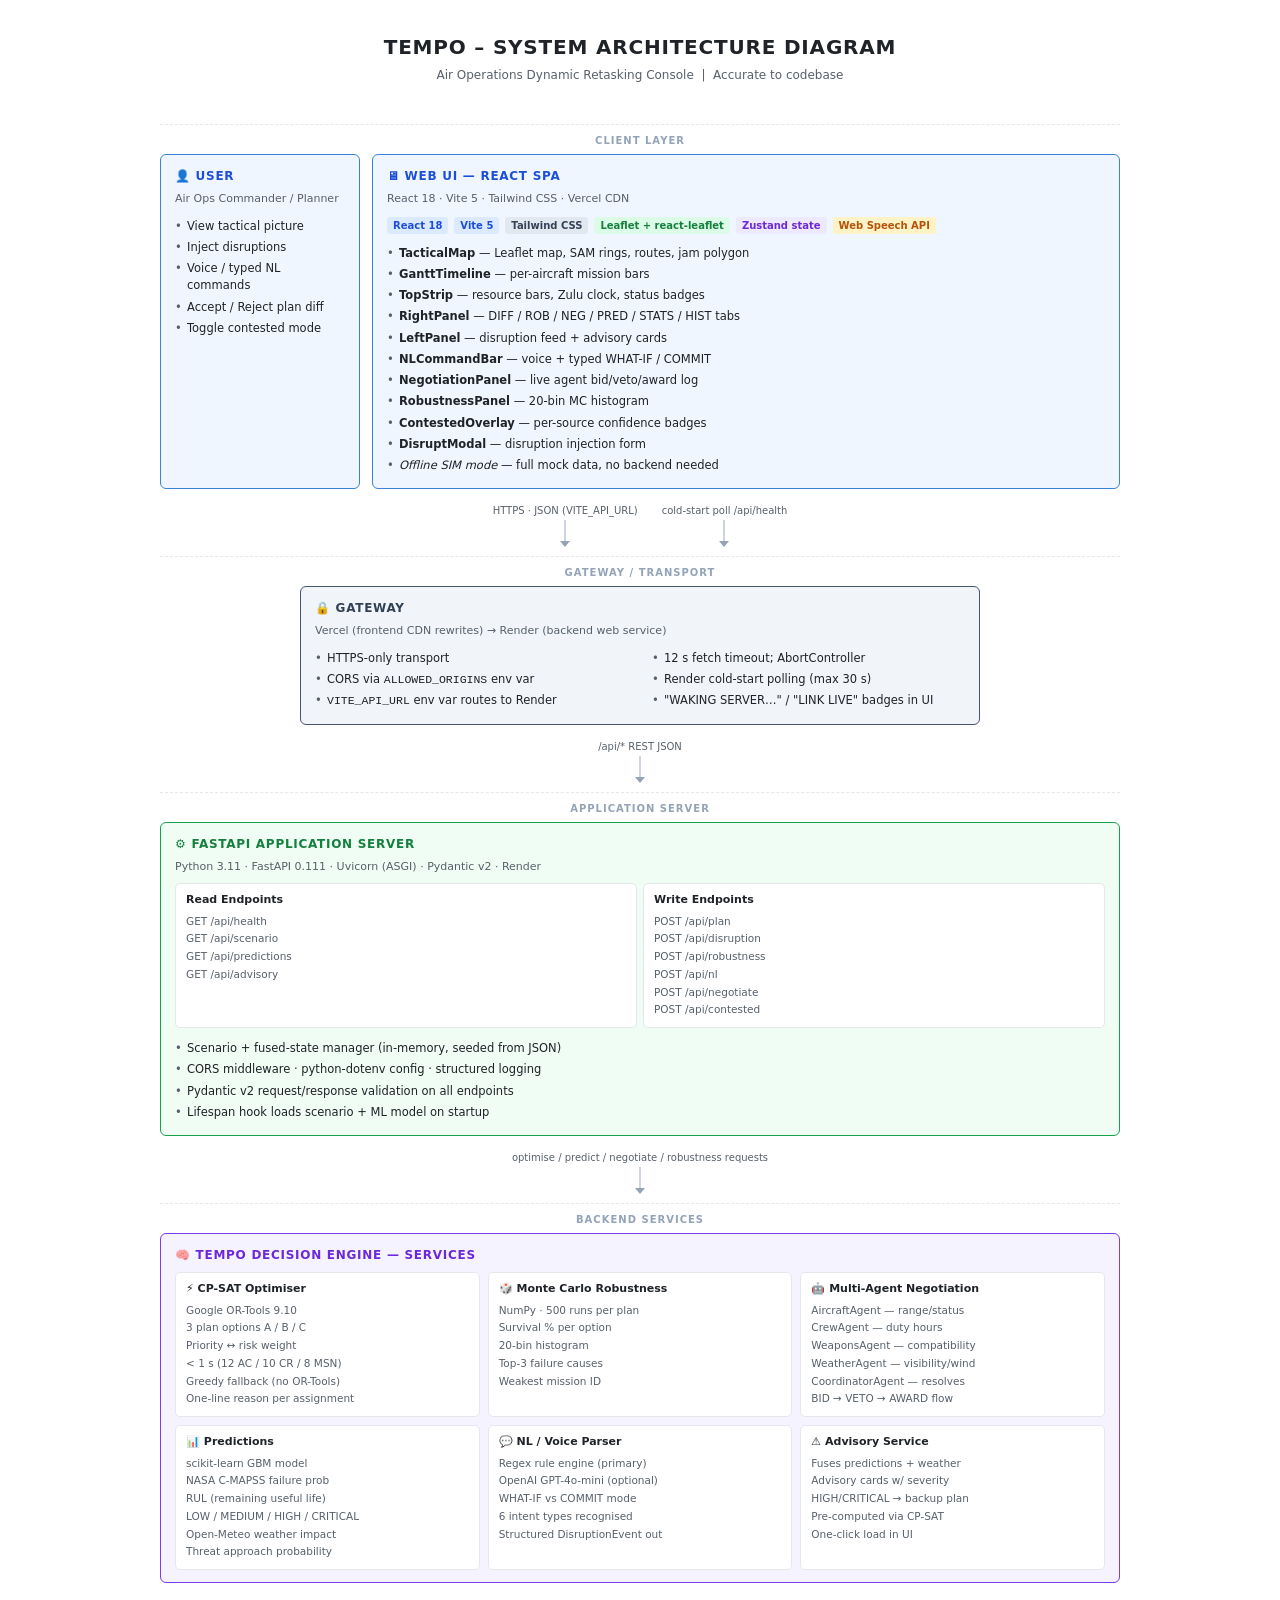
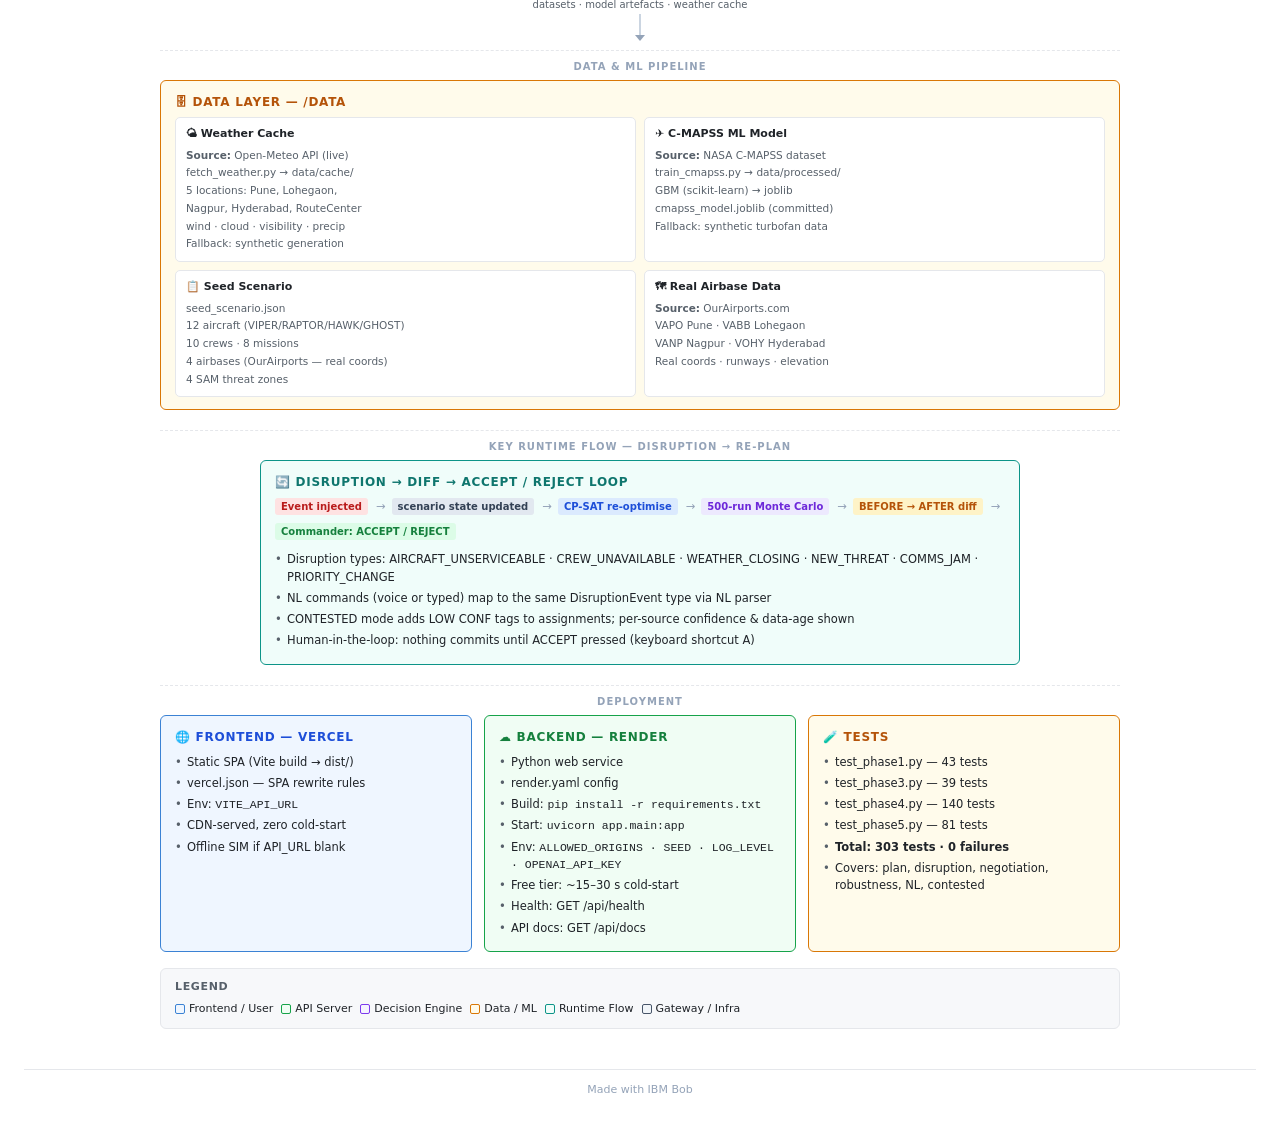
<file: .bob/artifacts/tempo-system-architecture-diagram.html>
<html lang="en">
<head>
<meta charset="UTF-8" />
<meta name="viewport" content="width=device-width, initial-scale=1.0" />
<title>TEMPO – System Architecture Diagram</title>
<style>
  *, *::before, *::after { box-sizing: border-box; margin: 0; padding: 0; }
  body {
    font-family: -apple-system, "Segoe UI", system-ui, sans-serif;
    background: #ffffff;
    color: #1f2328;
    font-size: 13px;
    line-height: 1.5;
    padding: 32px 24px 48px;
  }
  h1 {
    text-align: center;
    font-size: 20px;
    font-weight: 700;
    letter-spacing: 0.04em;
    margin-bottom: 4px;
  }
  .subtitle {
    text-align: center;
    font-size: 12px;
    color: #57606a;
    margin-bottom: 32px;
  }
  .diagram {
    max-width: 960px;
    margin: 0 auto;
    display: flex;
    flex-direction: column;
    gap: 0;
  }

  /* ── row helpers ── */
  .row { display: flex; gap: 12px; margin-bottom: 12px; align-items: stretch; }
  .row.center { justify-content: center; }

  /* ── box base ── */
  .box {
    border: 1.5px solid #e5e7eb;
    border-radius: 6px;
    padding: 12px 14px;
    background: #f7f8fa;
    flex: 1;
  }
  .box-title {
    font-weight: 700;
    font-size: 12px;
    letter-spacing: 0.06em;
    text-transform: uppercase;
    margin-bottom: 6px;
  }
  .box-sub {
    font-size: 11px;
    color: #57606a;
    margin-bottom: 8px;
  }
  ul.items {
    list-style: none;
    padding: 0;
  }
  ul.items li {
    font-size: 11.5px;
    padding: 2px 0 2px 12px;
    position: relative;
    color: #1f2328;
  }
  ul.items li::before {
    content: "•";
    position: absolute;
    left: 0;
    color: #57606a;
  }

  /* ── colour themes ── */
  .blue   { border-color: #3b82d4; background: #eff6ff; }
  .blue   .box-title { color: #1d4ed8; }
  .green  { border-color: #16a34a; background: #f0fdf4; }
  .green  .box-title { color: #15803d; }
  .purple { border-color: #7c3aed; background: #f5f3ff; }
  .purple .box-title { color: #6d28d9; }
  .amber  { border-color: #d97706; background: #fffbeb; }
  .amber  .box-title { color: #b45309; }
  .red    { border-color: #dc2626; background: #fef2f2; }
  .red    .box-title { color: #b91c1c; }
  .teal   { border-color: #0d9488; background: #f0fdfa; }
  .teal   .box-title { color: #0f766e; }
  .slate  { border-color: #475569; background: #f1f5f9; }
  .slate  .box-title { color: #334155; }

  /* ── arrow rows ── */
  .arrow-row {
    display: flex;
    justify-content: center;
    align-items: center;
    gap: 24px;
    margin: 2px 0 6px;
    font-size: 11px;
    color: #57606a;
  }
  .arrow {
    display: flex;
    flex-direction: column;
    align-items: center;
    gap: 2px;
  }
  .arrow-label { font-size: 10px; color: #57606a; }
  .arrow-line {
    width: 2px;
    height: 22px;
    background: #cbd5e1;
    position: relative;
  }
  .arrow-line::after {
    content: "";
    position: absolute;
    bottom: -5px;
    left: -4px;
    border-left: 5px solid transparent;
    border-right: 5px solid transparent;
    border-top: 6px solid #94a3b8;
  }
  .arrow-h {
    display: flex;
    align-items: center;
    gap: 6px;
  }
  .arrow-h-line {
    width: 40px;
    height: 2px;
    background: #cbd5e1;
    position: relative;
  }
  .arrow-h-line::after {
    content: "";
    position: absolute;
    right: -5px;
    top: -4px;
    border-top: 5px solid transparent;
    border-bottom: 5px solid transparent;
    border-left: 6px solid #94a3b8;
  }

  /* ── divider label ── */
  .layer-label {
    text-align: center;
    font-size: 10px;
    font-weight: 700;
    letter-spacing: 0.1em;
    text-transform: uppercase;
    color: #94a3b8;
    margin: 8px 0 6px;
    border-top: 1px dashed #e5e7eb;
    padding-top: 8px;
  }

  /* ── tag pill ── */
  .tag {
    display: inline-block;
    font-size: 10px;
    padding: 1px 6px;
    border-radius: 3px;
    margin: 1px 2px 1px 0;
    font-weight: 600;
  }
  .tag-blue   { background: #dbeafe; color: #1d4ed8; }
  .tag-green  { background: #dcfce7; color: #15803d; }
  .tag-purple { background: #ede9fe; color: #6d28d9; }
  .tag-amber  { background: #fef3c7; color: #b45309; }
  .tag-red    { background: #fee2e2; color: #b91c1c; }
  .tag-slate  { background: #e2e8f0; color: #334155; }

  /* ── engine box (centre highlight) ── */
  .engine {
    border: 2.5px solid #1d4ed8;
    background: #eff6ff;
    border-radius: 8px;
    padding: 14px 16px;
    text-align: center;
  }
  .engine-title {
    font-size: 16px;
    font-weight: 800;
    color: #1d4ed8;
    letter-spacing: 0.08em;
  }
  .engine-sub {
    font-size: 11px;
    color: #3b82f6;
    margin-top: 2px;
  }

  /* grid inside services layer */
  .services-grid {
    display: grid;
    grid-template-columns: repeat(3, 1fr);
    gap: 8px;
    margin-top: 8px;
  }
  .svc-box {
    border: 1px solid #e5e7eb;
    border-radius: 5px;
    padding: 8px 10px;
    background: #fff;
  }
  .svc-title {
    font-size: 11px;
    font-weight: 700;
    margin-bottom: 4px;
    color: #1f2328;
  }
  .svc-item {
    font-size: 10.5px;
    color: #57606a;
    padding: 1px 0;
  }

  /* data grid */
  .data-grid {
    display: grid;
    grid-template-columns: 1fr 1fr;
    gap: 8px;
    margin-top: 6px;
  }

  /* footer */
  .made-with {
    text-align: center;
    font-size: 11px;
    color: #94a3b8;
    margin-top: 40px;
    padding-top: 12px;
    border-top: 1px solid #e5e7eb;
  }

  /* responsive */
  @media (max-width: 680px) {
    .row { flex-direction: column; }
    .services-grid { grid-template-columns: 1fr 1fr; }
    .data-grid { grid-template-columns: 1fr; }
  }
</style>
</head>
<body>

<h1>TEMPO – SYSTEM ARCHITECTURE DIAGRAM</h1>
<p class="subtitle">Air Operations Dynamic Retasking Console  |  Accurate to codebase</p>

<div class="diagram">

  
  <div class="layer-label">Client Layer</div>
  <div class="row">

    
    <div class="box blue" style="max-width:200px;flex:0 0 200px">
      <div class="box-title">👤 User</div>
      <div class="box-sub">Air Ops Commander / Planner</div>
      <ul class="items">
        <li>View tactical picture</li>
        <li>Inject disruptions</li>
        <li>Voice / typed NL commands</li>
        <li>Accept / Reject plan diff</li>
        <li>Toggle contested mode</li>
      </ul>
    </div>

    
    <div class="box blue">
      <div class="box-title">🖥 Web UI — React SPA</div>
      <div class="box-sub">React 18 · Vite 5 · Tailwind CSS · Vercel CDN</div>
      <div style="display:flex;flex-wrap:wrap;gap:4px;margin-bottom:8px">
        <span class="tag tag-blue">React 18</span>
        <span class="tag tag-blue">Vite 5</span>
        <span class="tag tag-slate">Tailwind CSS</span>
        <span class="tag tag-green">Leaflet + react-leaflet</span>
        <span class="tag tag-purple">Zustand state</span>
        <span class="tag tag-amber">Web Speech API</span>
      </div>
      <ul class="items">
        <li><strong>TacticalMap</strong> — Leaflet map, SAM rings, routes, jam polygon</li>
        <li><strong>GanttTimeline</strong> — per-aircraft mission bars</li>
        <li><strong>TopStrip</strong> — resource bars, Zulu clock, status badges</li>
        <li><strong>RightPanel</strong> — DIFF / ROB / NEG / PRED / STATS / HIST tabs</li>
        <li><strong>LeftPanel</strong> — disruption feed + advisory cards</li>
        <li><strong>NLCommandBar</strong> — voice + typed WHAT-IF / COMMIT</li>
        <li><strong>NegotiationPanel</strong> — live agent bid/veto/award log</li>
        <li><strong>RobustnessPanel</strong> — 20-bin MC histogram</li>
        <li><strong>ContestedOverlay</strong> — per-source confidence badges</li>
        <li><strong>DisruptModal</strong> — disruption injection form</li>
        <li><em>Offline SIM mode</em> — full mock data, no backend needed</li>
      </ul>
    </div>

  </div>

  
  <div class="arrow-row">
    <div class="arrow">
      <div class="arrow-label">HTTPS · JSON (VITE_API_URL)</div>
      <div class="arrow-line"></div>
    </div>
    <div class="arrow">
      <div class="arrow-label">cold-start poll /api/health</div>
      <div class="arrow-line"></div>
    </div>
  </div>

  
  <div class="layer-label">Gateway / Transport</div>
  <div class="row center">
    <div class="box slate" style="max-width:680px">
      <div class="box-title">🔒 Gateway</div>
      <div class="box-sub">Vercel (frontend CDN rewrites) → Render (backend web service)</div>
      <ul class="items" style="columns:2;gap:24px">
        <li>HTTPS-only transport</li>
        <li>CORS via <code>ALLOWED_ORIGINS</code> env var</li>
        <li><code>VITE_API_URL</code> env var routes to Render</li>
        <li>12 s fetch timeout; AbortController</li>
        <li>Render cold-start polling (max 30 s)</li>
        <li>"WAKING SERVER…" / "LINK LIVE" badges in UI</li>
      </ul>
    </div>
  </div>

  
  <div class="arrow-row">
    <div class="arrow">
      <div class="arrow-label">/api/* REST JSON</div>
      <div class="arrow-line"></div>
    </div>
  </div>

  
  <div class="layer-label">Application Server</div>
  <div class="row">
    <div class="box green">
      <div class="box-title">⚙ FastAPI Application Server</div>
      <div class="box-sub">Python 3.11 · FastAPI 0.111 · Uvicorn (ASGI) · Pydantic v2 · Render</div>

      
      <div style="display:grid;grid-template-columns:1fr 1fr;gap:6px;margin-bottom:10px">
        <div class="svc-box">
          <div class="svc-title">Read Endpoints</div>
          <div class="svc-item">GET /api/health</div>
          <div class="svc-item">GET /api/scenario</div>
          <div class="svc-item">GET /api/predictions</div>
          <div class="svc-item">GET /api/advisory</div>
        </div>
        <div class="svc-box">
          <div class="svc-title">Write Endpoints</div>
          <div class="svc-item">POST /api/plan</div>
          <div class="svc-item">POST /api/disruption</div>
          <div class="svc-item">POST /api/robustness</div>
          <div class="svc-item">POST /api/nl</div>
          <div class="svc-item">POST /api/negotiate</div>
          <div class="svc-item">POST /api/contested</div>
        </div>
      </div>

      <ul class="items">
        <li>Scenario + fused-state manager (in-memory, seeded from JSON)</li>
        <li>CORS middleware · python-dotenv config · structured logging</li>
        <li>Pydantic v2 request/response validation on all endpoints</li>
        <li>Lifespan hook loads scenario + ML model on startup</li>
      </ul>
    </div>
  </div>

  
  <div class="arrow-row">
    <div class="arrow">
      <div class="arrow-label">optimise / predict / negotiate / robustness requests</div>
      <div class="arrow-line"></div>
    </div>
  </div>

  
  <div class="layer-label">Backend Services</div>
  <div class="row">
    <div class="box purple">
      <div class="box-title">🧠 TEMPO Decision Engine — Services</div>
      <div class="services-grid">

        <div class="svc-box">
          <div class="svc-title">⚡ CP-SAT Optimiser</div>
          <div class="svc-item">Google OR-Tools 9.10</div>
          <div class="svc-item">3 plan options A / B / C</div>
          <div class="svc-item">Priority ↔ risk weight</div>
          <div class="svc-item">&lt; 1 s (12 AC / 10 CR / 8 MSN)</div>
          <div class="svc-item">Greedy fallback (no OR-Tools)</div>
          <div class="svc-item">One-line reason per assignment</div>
        </div>

        <div class="svc-box">
          <div class="svc-title">🎲 Monte Carlo Robustness</div>
          <div class="svc-item">NumPy · 500 runs per plan</div>
          <div class="svc-item">Survival % per option</div>
          <div class="svc-item">20-bin histogram</div>
          <div class="svc-item">Top-3 failure causes</div>
          <div class="svc-item">Weakest mission ID</div>
        </div>

        <div class="svc-box">
          <div class="svc-title">🤖 Multi-Agent Negotiation</div>
          <div class="svc-item">AircraftAgent — range/status</div>
          <div class="svc-item">CrewAgent — duty hours</div>
          <div class="svc-item">WeaponsAgent — compatibility</div>
          <div class="svc-item">WeatherAgent — visibility/wind</div>
          <div class="svc-item">CoordinatorAgent — resolves</div>
          <div class="svc-item">BID → VETO → AWARD flow</div>
        </div>

        <div class="svc-box">
          <div class="svc-title">📊 Predictions</div>
          <div class="svc-item">scikit-learn GBM model</div>
          <div class="svc-item">NASA C-MAPSS failure prob</div>
          <div class="svc-item">RUL (remaining useful life)</div>
          <div class="svc-item">LOW / MEDIUM / HIGH / CRITICAL</div>
          <div class="svc-item">Open-Meteo weather impact</div>
          <div class="svc-item">Threat approach probability</div>
        </div>

        <div class="svc-box">
          <div class="svc-title">💬 NL / Voice Parser</div>
          <div class="svc-item">Regex rule engine (primary)</div>
          <div class="svc-item">OpenAI GPT-4o-mini (optional)</div>
          <div class="svc-item">WHAT-IF vs COMMIT mode</div>
          <div class="svc-item">6 intent types recognised</div>
          <div class="svc-item">Structured DisruptionEvent out</div>
        </div>

        <div class="svc-box">
          <div class="svc-title">⚠ Advisory Service</div>
          <div class="svc-item">Fuses predictions + weather</div>
          <div class="svc-item">Advisory cards w/ severity</div>
          <div class="svc-item">HIGH/CRITICAL → backup plan</div>
          <div class="svc-item">Pre-computed via CP-SAT</div>
          <div class="svc-item">One-click load in UI</div>
        </div>

      </div>
    </div>
  </div>

  
  <div class="arrow-row">
    <div class="arrow">
      <div class="arrow-label">datasets · model artefacts · weather cache</div>
      <div class="arrow-line"></div>
    </div>
  </div>

  
  <div class="layer-label">Data &amp; ML Pipeline</div>
  <div class="row">
    <div class="box amber">
      <div class="box-title">🗄 Data Layer — /data</div>
      <div class="data-grid">

        <div class="svc-box">
          <div class="svc-title">🌤 Weather Cache</div>
          <div class="svc-item"><strong>Source:</strong> Open-Meteo API (live)</div>
          <div class="svc-item">fetch_weather.py → data/cache/</div>
          <div class="svc-item">5 locations: Pune, Lohegaon,</div>
          <div class="svc-item">Nagpur, Hyderabad, RouteCenter</div>
          <div class="svc-item">wind · cloud · visibility · precip</div>
          <div class="svc-item">Fallback: synthetic generation</div>
        </div>

        <div class="svc-box">
          <div class="svc-title">✈ C-MAPSS ML Model</div>
          <div class="svc-item"><strong>Source:</strong> NASA C-MAPSS dataset</div>
          <div class="svc-item">train_cmapss.py → data/processed/</div>
          <div class="svc-item">GBM (scikit-learn) → joblib</div>
          <div class="svc-item">cmapss_model.joblib (committed)</div>
          <div class="svc-item">Fallback: synthetic turbofan data</div>
        </div>

        <div class="svc-box">
          <div class="svc-title">📋 Seed Scenario</div>
          <div class="svc-item">seed_scenario.json</div>
          <div class="svc-item">12 aircraft (VIPER/RAPTOR/HAWK/GHOST)</div>
          <div class="svc-item">10 crews · 8 missions</div>
          <div class="svc-item">4 airbases (OurAirports — real coords)</div>
          <div class="svc-item">4 SAM threat zones</div>
        </div>

        <div class="svc-box">
          <div class="svc-title">🗺 Real Airbase Data</div>
          <div class="svc-item"><strong>Source:</strong> OurAirports.com</div>
          <div class="svc-item">VAPO Pune · VABB Lohegaon</div>
          <div class="svc-item">VANP Nagpur · VOHY Hyderabad</div>
          <div class="svc-item">Real coords · runways · elevation</div>
        </div>

      </div>
    </div>
  </div>

  
  <div class="layer-label">Key Runtime Flow — Disruption → Re-plan</div>
  <div class="row center">
    <div class="box teal" style="max-width:760px">
      <div class="box-title">🔄 Disruption → Diff → Accept / Reject Loop</div>
      <div style="display:flex;flex-wrap:wrap;align-items:center;gap:6px;margin-top:6px;font-size:11.5px">
        <span class="tag tag-red">Event injected</span>
        <span style="color:#94a3b8">→</span>
        <span class="tag tag-slate">scenario state updated</span>
        <span style="color:#94a3b8">→</span>
        <span class="tag tag-blue">CP-SAT re-optimise</span>
        <span style="color:#94a3b8">→</span>
        <span class="tag tag-purple">500-run Monte Carlo</span>
        <span style="color:#94a3b8">→</span>
        <span class="tag tag-amber">BEFORE → AFTER diff</span>
        <span style="color:#94a3b8">→</span>
        <span class="tag tag-green">Commander: ACCEPT / REJECT</span>
      </div>
      <ul class="items" style="margin-top:8px">
        <li>Disruption types: AIRCRAFT_UNSERVICEABLE · CREW_UNAVAILABLE · WEATHER_CLOSING · NEW_THREAT · COMMS_JAM · PRIORITY_CHANGE</li>
        <li>NL commands (voice or typed) map to the same DisruptionEvent type via NL parser</li>
        <li>CONTESTED mode adds LOW CONF tags to assignments; per-source confidence &amp; data-age shown</li>
        <li>Human-in-the-loop: nothing commits until ACCEPT pressed (keyboard shortcut A)</li>
      </ul>
    </div>
  </div>

  
  <div class="layer-label">Deployment</div>
  <div class="row">

    <div class="box blue" style="flex:1">
      <div class="box-title">🌐 Frontend — Vercel</div>
      <ul class="items">
        <li>Static SPA (Vite build → dist/)</li>
        <li>vercel.json — SPA rewrite rules</li>
        <li>Env: <code>VITE_API_URL</code></li>
        <li>CDN-served, zero cold-start</li>
        <li>Offline SIM if API_URL blank</li>
      </ul>
    </div>

    <div class="box green" style="flex:1">
      <div class="box-title">☁ Backend — Render</div>
      <ul class="items">
        <li>Python web service</li>
        <li>render.yaml config</li>
        <li>Build: <code>pip install -r requirements.txt</code></li>
        <li>Start: <code>uvicorn app.main:app</code></li>
        <li>Env: <code>ALLOWED_ORIGINS · SEED · LOG_LEVEL · OPENAI_API_KEY</code></li>
        <li>Free tier: ~15–30 s cold-start</li>
        <li>Health: GET /api/health</li>
        <li>API docs: GET /api/docs</li>
      </ul>
    </div>

    <div class="box amber" style="flex:1">
      <div class="box-title">🧪 Tests</div>
      <ul class="items">
        <li>test_phase1.py — 43 tests</li>
        <li>test_phase3.py — 39 tests</li>
        <li>test_phase4.py — 140 tests</li>
        <li>test_phase5.py — 81 tests</li>
        <li><strong>Total: 303 tests · 0 failures</strong></li>
        <li>Covers: plan, disruption, negotiation, robustness, NL, contested</li>
      </ul>
    </div>

  </div>

  
  <div style="border:1px solid #e5e7eb;border-radius:6px;padding:10px 14px;background:#f7f8fa;margin-top:4px">
    <div style="font-size:11px;font-weight:700;color:#57606a;margin-bottom:6px;text-transform:uppercase;letter-spacing:0.06em">Legend</div>
    <div style="display:flex;flex-wrap:wrap;gap:8px;font-size:11px">
      <span><span style="display:inline-block;width:10px;height:10px;background:#eff6ff;border:1.5px solid #3b82d4;border-radius:2px;vertical-align:middle;margin-right:4px"></span>Frontend / User</span>
      <span><span style="display:inline-block;width:10px;height:10px;background:#f0fdf4;border:1.5px solid #16a34a;border-radius:2px;vertical-align:middle;margin-right:4px"></span>API Server</span>
      <span><span style="display:inline-block;width:10px;height:10px;background:#f5f3ff;border:1.5px solid #7c3aed;border-radius:2px;vertical-align:middle;margin-right:4px"></span>Decision Engine</span>
      <span><span style="display:inline-block;width:10px;height:10px;background:#fffbeb;border:1.5px solid #d97706;border-radius:2px;vertical-align:middle;margin-right:4px"></span>Data / ML</span>
      <span><span style="display:inline-block;width:10px;height:10px;background:#f0fdfa;border:1.5px solid #0d9488;border-radius:2px;vertical-align:middle;margin-right:4px"></span>Runtime Flow</span>
      <span><span style="display:inline-block;width:10px;height:10px;background:#f1f5f9;border:1.5px solid #475569;border-radius:2px;vertical-align:middle;margin-right:4px"></span>Gateway / Infra</span>
    </div>
  </div>

</div>

<div class="made-with">Made with IBM Bob</div>
</body>
</html>
</file>
